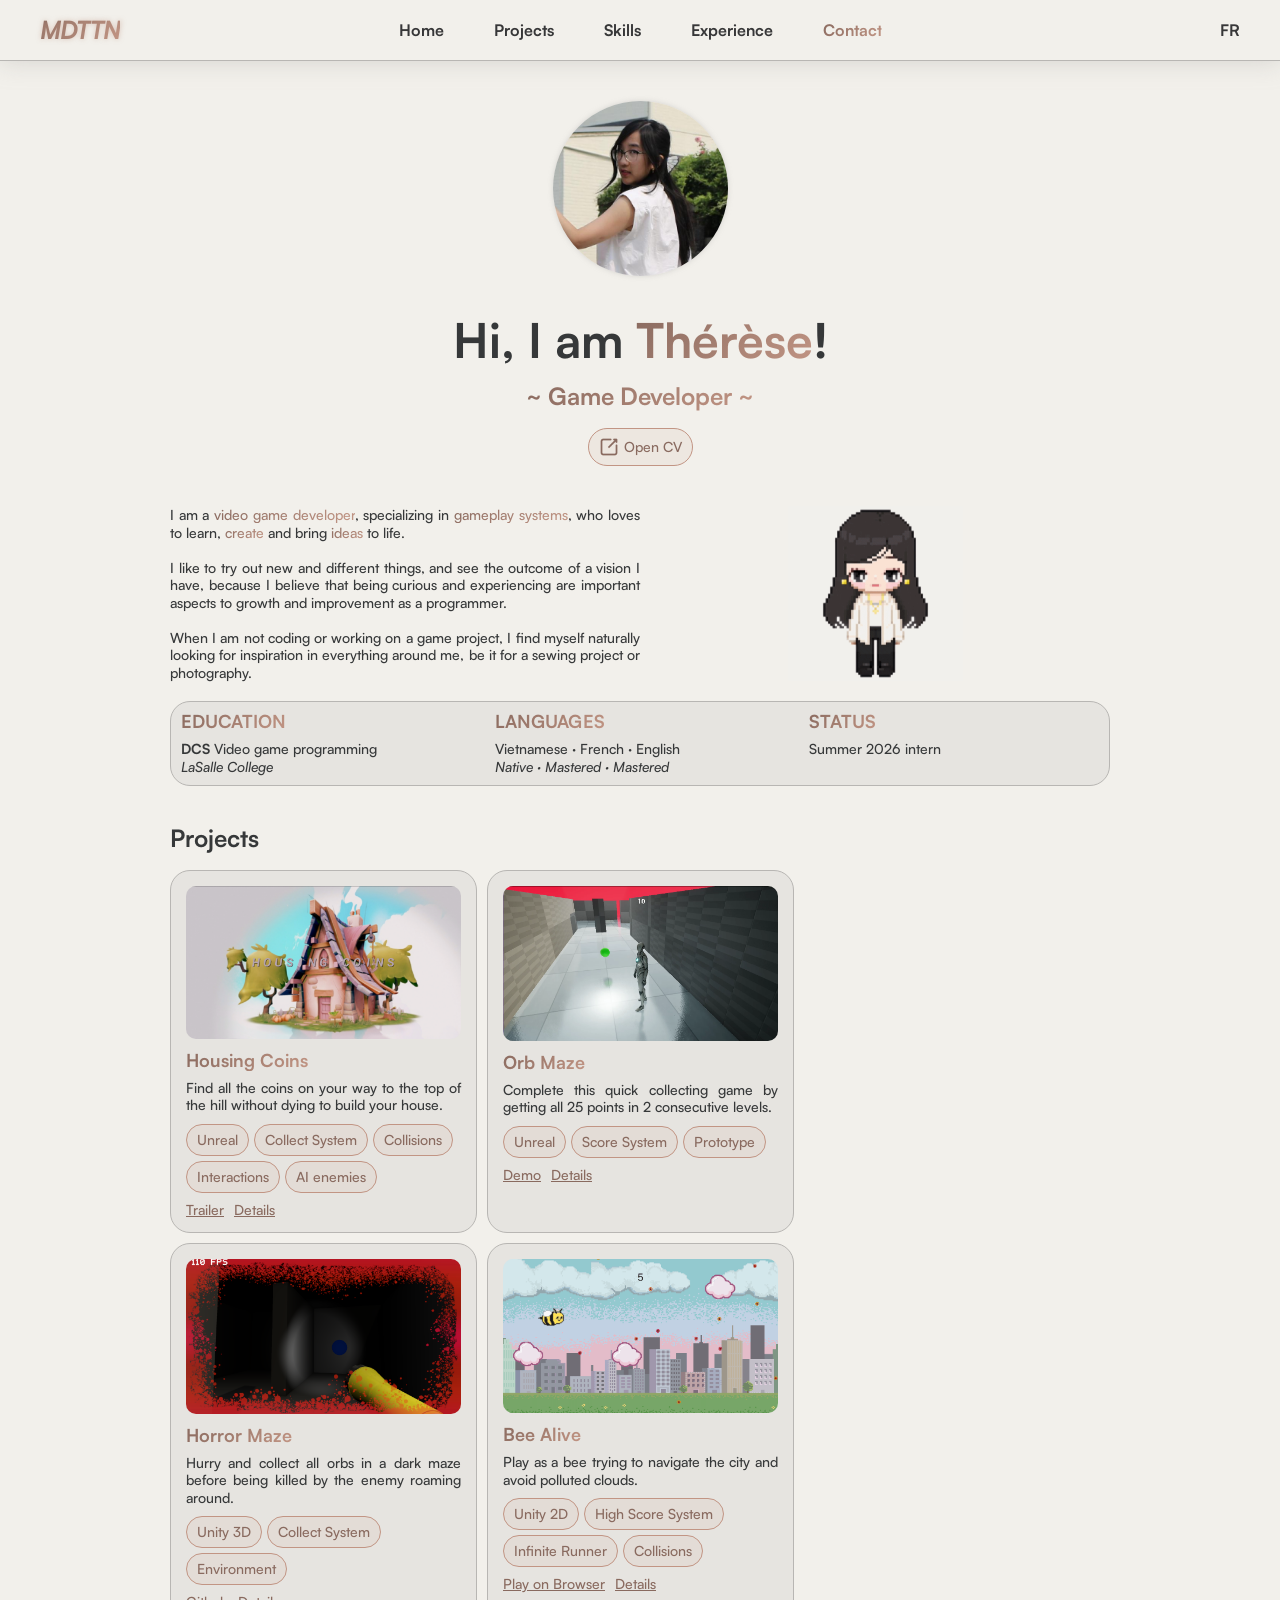
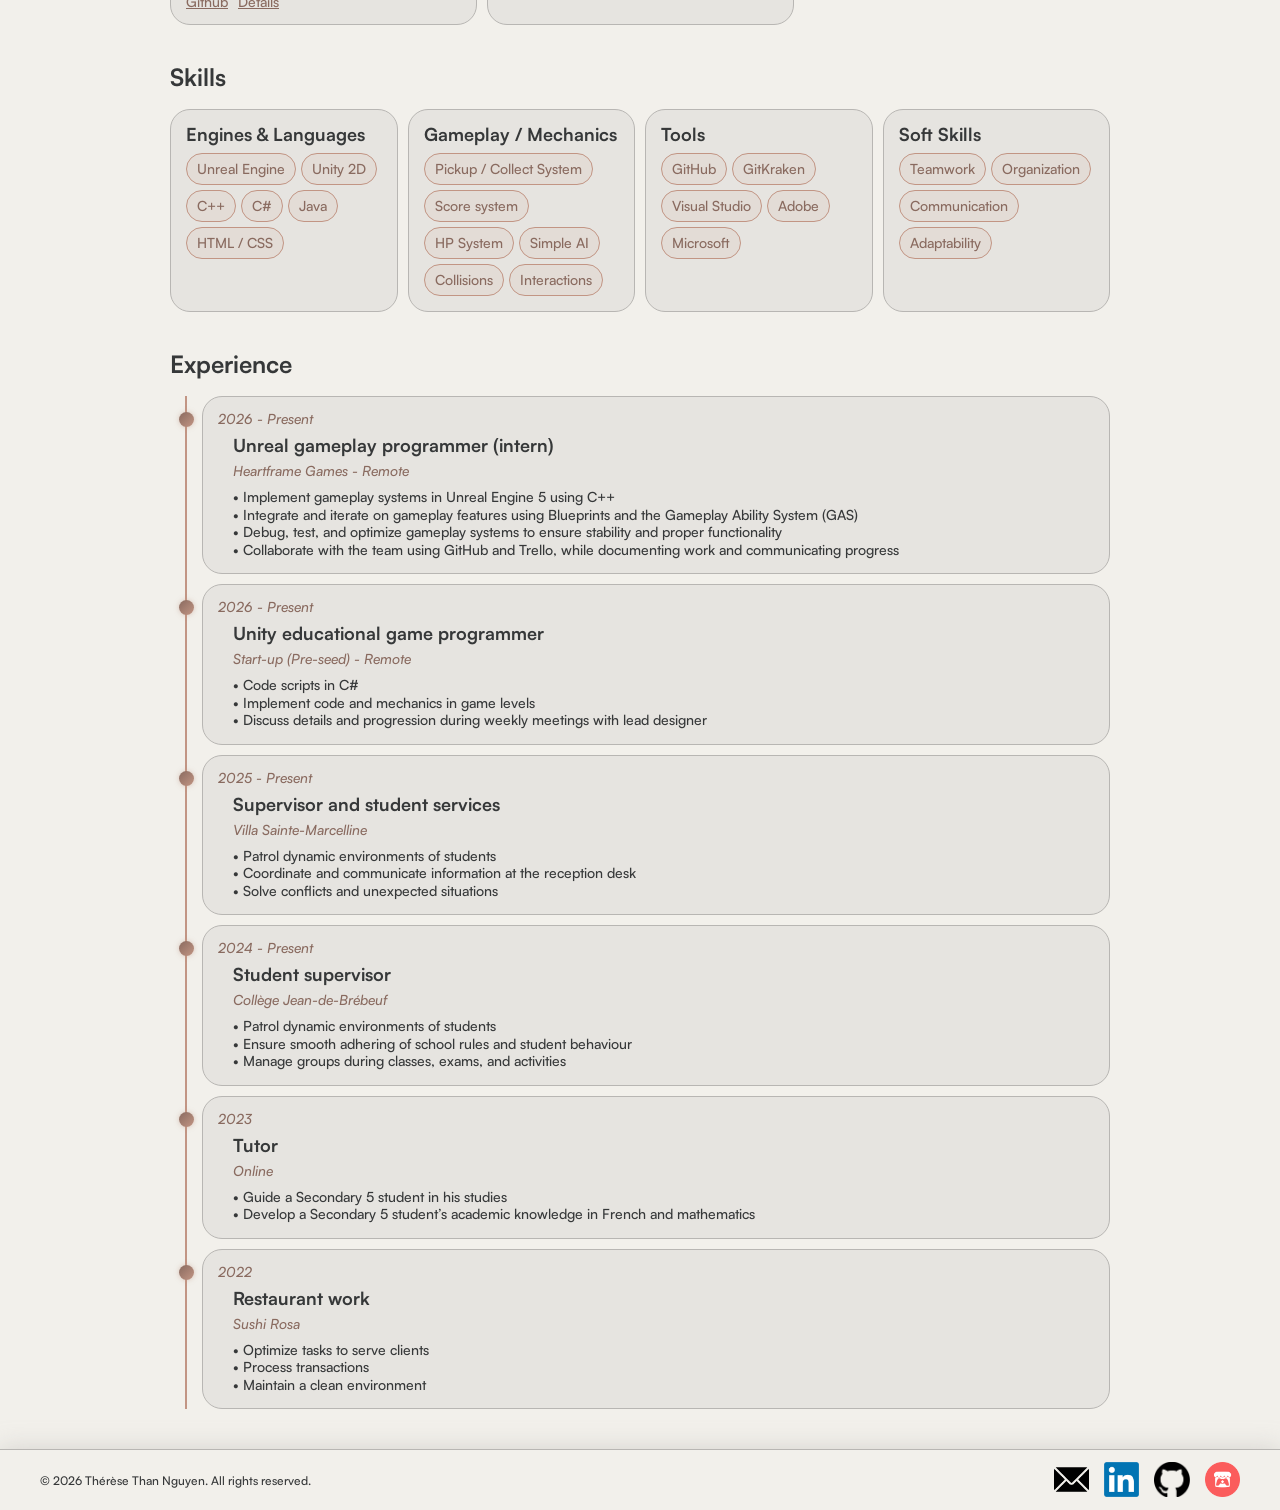
<file: index.html>
﻿<!DOCTYPE html>

<html lang="en" xmlns="http://www.w3.org/1999/xhtml">
<head>
    <meta charset="utf-8" />
    <meta name="viewport" content="width=device-width" />
    <link rel="stylesheet" href="reset.css" />
    <link rel="stylesheet" href="style.css" />
    <title>Thérèse Than Nguyen's portfolio</title>
</head>
<body>
    <header>
        <nav class="nav-left">
            <a>MDTTN</a>
        </nav>
        <nav class="menu-toggle">
            <input type="checkbox" />

            <span></span>
            <span></span>
            <span></span>

            <ul class="menu">
                <li>
                    <a href="#home">
                        <label for="menu-checkbox" onclick="this.parentNode.click();">Home</label>
                    </a>
                </li>
                <li>
                    <a href="#projects">
                        <label for="menu-checkbox" onclick="this.parentNode.click();">Projects</label>
                    </a>
                </li>
                <li>
                    <a href="#skills">
                        <label for="menu-checkbox" onclick="this.parentNode.click();">Skills</label>
                    </a>
                </li>
                <li>
                    <a href="#experience">
                        <label for="menu-checkbox" onclick="this.parentNode.click();">Experience</label>
                    </a>
                </li>
                <li>
                    <a href="#contact">
                        <label for="menu-checkbox" onclick="this.parentNode.click();"><em>Contact</em></label>
                    </a>
                </li>
                <li>
                    <a href="french.html">
                        <label for="menu-checkbox" onclick="this.parentNode.click();"><em>FR</em></label>
                    </a>
                </li>
            </ul>
        </nav>
        <nav class="nav-center">
            <a href="#home">Home</a>
            <a href="#projects">Projects</a>
            <a href="#skills">Skills</a>
            <a href="#experience">Experience</a>
            <a href="#contact"><em>Contact</em></a>
        </nav>
        <nav class="nav-right">
            <a href="french.html">FR</a>
        </nav>
    </header>
    <section id="home">
        <div class="container">
            <div class="profile">
                <img class="photo" src="img/photoID.jpg" alt="Photo ID" />
                <h1>Hi, I am <em>Thérèse</em>!</h1>
                <h2><em>~ Game Developer ~</em></h2>
                <a class="cv" href="cv/Therese-ThanNguyen-CV-English.pdf" target="_blank">
                    <img src="img/open.png" />
                    Open CV
                </a>
                <div class="description">
                    <div class="desc-left">
                        <p>
                            I am a <em>video game developer</em>, specializing in <em>gameplay systems</em>, who loves to learn, <em>create</em> and bring <em>ideas</em> to life.<br />
                            <br />
                            I like to try out new and different things, and see the outcome of a vision I have, because I believe that being curious and experiencing are important aspects to growth and improvement as a programmer.<br />
                            <br />
                            When I am not coding or working on a game project, I find myself naturally looking for inspiration in everything around me, be it for a sewing project or photography.
                        </p>
                    </div>
                    <div class="desc-right">
                        <img src="img/avatar.gif" alt="avatar character gif" />
                    </div>
                </div>
                <table class="profile-table">
                    <tr>
                        <td>
                            <h3><em>EDUCATION</em></h3>
                            <p>
                                <b>DCS</b> Video game programming<br />
                                <i>LaSalle College</i>
                            </p>
                        </td>
                        <td>
                            <h3><em>LANGUAGES</em></h3>
                            <p>
                                Vietnamese · French · English<br />
                                <i>Native · Mastered · Mastered</i>
                            </p>
                        </td>
                        <td>
                            <h3><em>STATUS</em></h3>
                            <p>Summer 2026 intern</p>
                        </td>
                    </tr>
                </table>
            </div>
        </div>
    </section>
    <section id="projects">
        <div class="container">
            <h2>Projects</h2>
            <div class="project-grid">
                <div class="project-card">
                    <img src="img/thumbnail.png" alt="Housing Coins screenshot">
                    <h3><em>Housing Coins</em></h3>
                    <p>Find all the coins on your way to the top of the hill without dying to build your house.</p>
                    <div class="tags">
                        <span>Unreal</span>
                        <span>Collect System</span>
                        <span>Collisions</span>
                        <span>Interactions</span>
                        <span>AI enemies</span>
                    </div>
                    <div class="card-actions">
                        <a href="https://youtu.be/ffJPuvtzxUw" target="_blank">Trailer</a>
                        <a href="https://mdttn.itch.io/housing-coins" target="_blank">Details</a>
                    </div>
                </div>
                <div class="project-card">
                    <img src="img/orb-maze.png" alt="Orb Maze screenshot">
                    <h3><em>Orb Maze</em></h3>
                    <p>Complete this quick collecting game by getting all 25 points in 2 consecutive levels.</p>
                    <div class="tags">
                        <span>Unreal</span>
                        <span>Score System</span>
                        <span>Prototype</span>
                    </div>
                    <div class="card-actions">
                        <a href="https://youtu.be/-8NzkPCMkJA" target="_blank">Demo</a>
                        <a href="https://mdttn.itch.io/orb-maze" target="_blank">Details</a>
                    </div>
                </div>
                <div class="project-card">
                    <img src="img/horror-maze.png" alt="Horror Maze screenshot">
                    <h3><em>Horror Maze</em></h3>
                    <p>Hurry and collect all orbs in a dark maze before being killed by the enemy roaming around.</p>
                    <div class="tags">
                        <span>Unity 3D</span>
                        <span>Collect System</span>
                        <span>Environment</span>
                    </div>
                    <div class="card-actions">
                        <a href="https://github.com/mdttn/Game-Framework" target="_blank">Github</a>
                        <a href="https://mdttn.itch.io/horror-maze" target="_blank">Details</a>
                    </div>
                </div>
                <div class="project-card">
                    <img src="img/bee-alive.png" alt="Bee Alive screenshot">
                    <h3><em>Bee Alive</em></h3>
                    <p>Play as a bee trying to navigate the city and avoid polluted clouds.</p>
                    <div class="tags">
                        <span>Unity 2D</span>
                        <span>High Score System</span>
                        <span>Infinite Runner</span>
                        <span>Collisions</span>
                    </div>
                    <div class="card-actions">
                        <a href="https://play.unity.com/en/games/0c7b376f-7eee-4db8-94ac-339a2332883d/bee-alive-by-turtle-saviors-gameable-2023" target="_blank">Play on Browser</a>
                        <a href="https://mdttn.itch.io/bee-alive" target="_blank">Details</a>
                    </div>
                </div>
            </div>
        </div>
    </section>
    <section id="skills">
        <div class="container">
            <h2>Skills</h2>
            <div class="skill-grid">
                <div class="skill-card">
                    <h3>Engines & Languages</h3>
                    <div class="tags">
                        <span>Unreal Engine</span>
                        <span>Unity 2D</span>
                        <span>C++</span>
                        <span>C#</span>
                        <span>Java</span>
                        <span>HTML / CSS</span>
                    </div>
                </div>
                <div class="skill-card">
                    <h3>Gameplay / Mechanics</h3>
                    <div class="tags">
                        <span>Pickup / Collect System</span>
                        <span>Score system</span>
                        <span>HP System</span>
                        <span>Simple AI</span>
                        <span>Collisions</span>
                        <span>Interactions</span>
                    </div>
                </div>
                <div class="skill-card">
                    <h3>Tools</h3>
                    <div class="tags">
                        <span>GitHub</span>
                        <span>GitKraken</span>
                        <span>Visual Studio</span>
                        <span>Adobe</span>
                        <span>Microsoft</span>
                    </div>
                </div>
                <div class="skill-card">
                    <h3>Soft Skills</h3>
                    <div class="tags">
                        <span>Teamwork</span>
                        <span>Organization</span>
                        <span>Communication</span>
                        <span>Adaptability</span>
                    </div>
                </div>
            </div>
        </div>
    </section>
    <section id="experience">
        <div class="container">
            <h2>Experience</h2>
            <div class="timeline">
                <div class="timeline-item">
                    <h4>2026 - Present</h4>
                    <div class="info">
                        <h3>Unreal gameplay programmer (intern)</h3>
                        <h4>Heartframe Games - Remote</h4>
                        <p>
                            • Implement gameplay systems in Unreal Engine 5 using C++<br />
                            • Integrate and iterate on gameplay features using Blueprints and the Gameplay Ability System (GAS)<br />
                            • Debug, test, and optimize gameplay systems to ensure stability and proper functionality<br />
                            • Collaborate with the team using GitHub and Trello, while documenting work and communicating progress
                        </p>
                    </div>
                </div>
                <div class="timeline-item">
                    <h4>2026 - Present</h4>
                    <div class="info">
                        <h3>Unity educational game programmer</h3>
                        <h4>Start-up (Pre-seed) - Remote</h4>
                        <p>
                            • Code scripts in C#<br />
                            • Implement code and mechanics in game levels<br />
                            • Discuss details and progression during weekly meetings with lead designer
                        </p>
                    </div>
                </div>
                <div class="timeline-item">
                    <h4>2025 - Present</h4>
                    <div class="info">
                        <h3>Supervisor and student services</h3>
                        <h4>Villa Sainte-Marcelline</h4>
                        <p>
                            • Patrol dynamic environments of students<br />
                            • Coordinate and communicate information at the reception desk<br />
                            • Solve conflicts and unexpected situations
                        </p>
                    </div>
                </div>
                <div class="timeline-item">
                    <h4>2024 - Present</h4>
                    <div class="info">
                        <h3>Student supervisor</h3>
                        <h4>Collège Jean-de-Brébeuf</h4>
                        <p>
                            • Patrol dynamic environments of students<br />
                            • Ensure smooth adhering of school rules and student behaviour<br />
                            • Manage groups during classes, exams, and activities
                        </p>
                    </div>
                </div>
                <div class="timeline-item">
                    <h4>2023</h4>
                    <div class="info">
                        <h3>Tutor</h3>
                        <h4>Online</h4>
                        <p>
                            • Guide a Secondary 5 student in his studies<br />
                            • Develop a Secondary 5 student’s academic knowledge in French and mathematics
                        </p>
                    </div>
                </div>
                <div class="timeline-item">
                    <h4>2022</h4>
                    <div class="info">
                        <h3>Restaurant work</h3>
                        <h4>Sushi Rosa</h4>
                        <p>
                            • Optimize tasks to serve clients<br />
                            • Process transactions<br />
                            • Maintain a clean environment
                        </p>
                    </div>
                </div>
            </div>            
        </div>
    </section>
    <footer id="contact">
        <p>© 2026 Thérèse Than Nguyen. All rights reserved.</p>
        <div class="social">
            <a href="mailto:theresemyduyen@outlook.com">
                <img src="img/email.png" alt="email" />
            </a>
            <a href="https://linkedin.com/in/therese-than-nguyen/">
                <img src="img/linkedIn-logo.png" alt="linkedin" />
            </a>
            <a href="https://github.com/mdttn">
                <img src="img/github-logo.png" alt="github" />
            </a>
            <a href="https://mdttn.itch.io">
                <img src="img/itch.io-logo.png" alt="itch" />
            </a>
        </div>
    </footer>
</body>
</html>
</file>
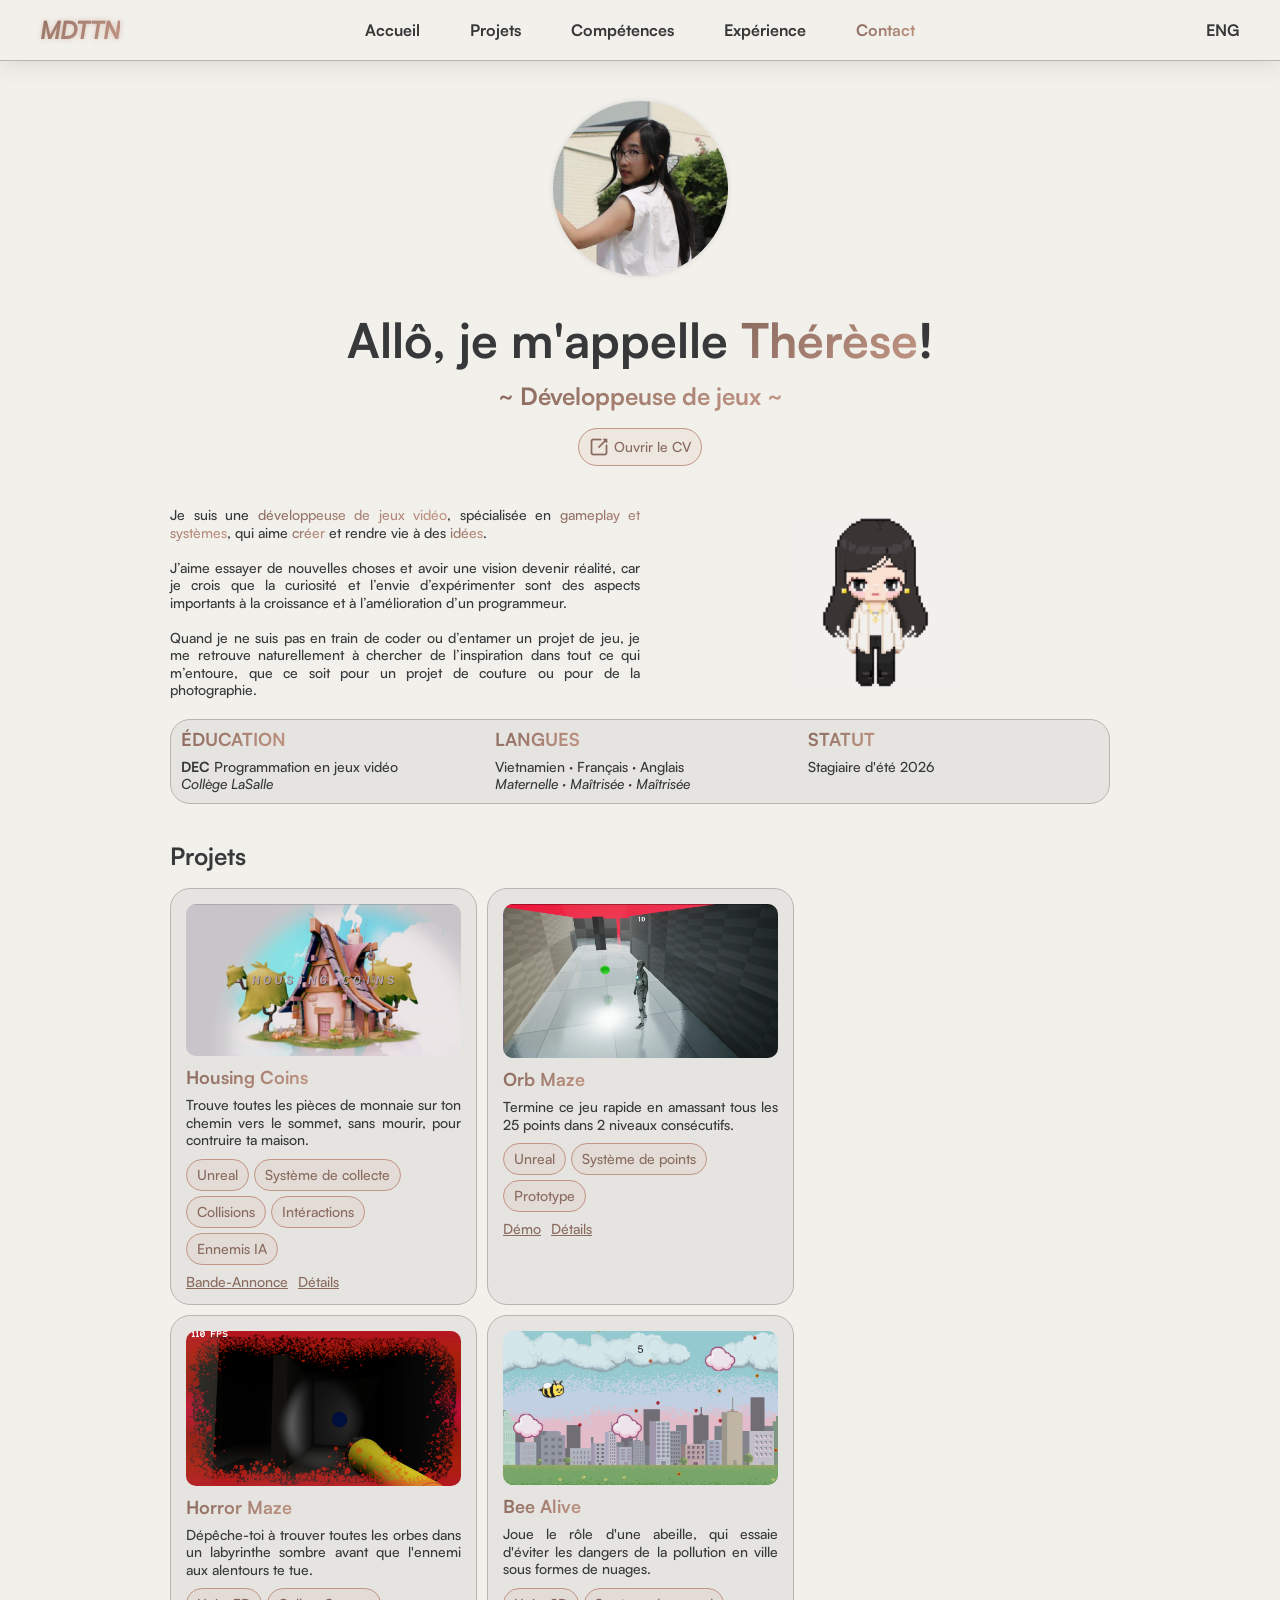
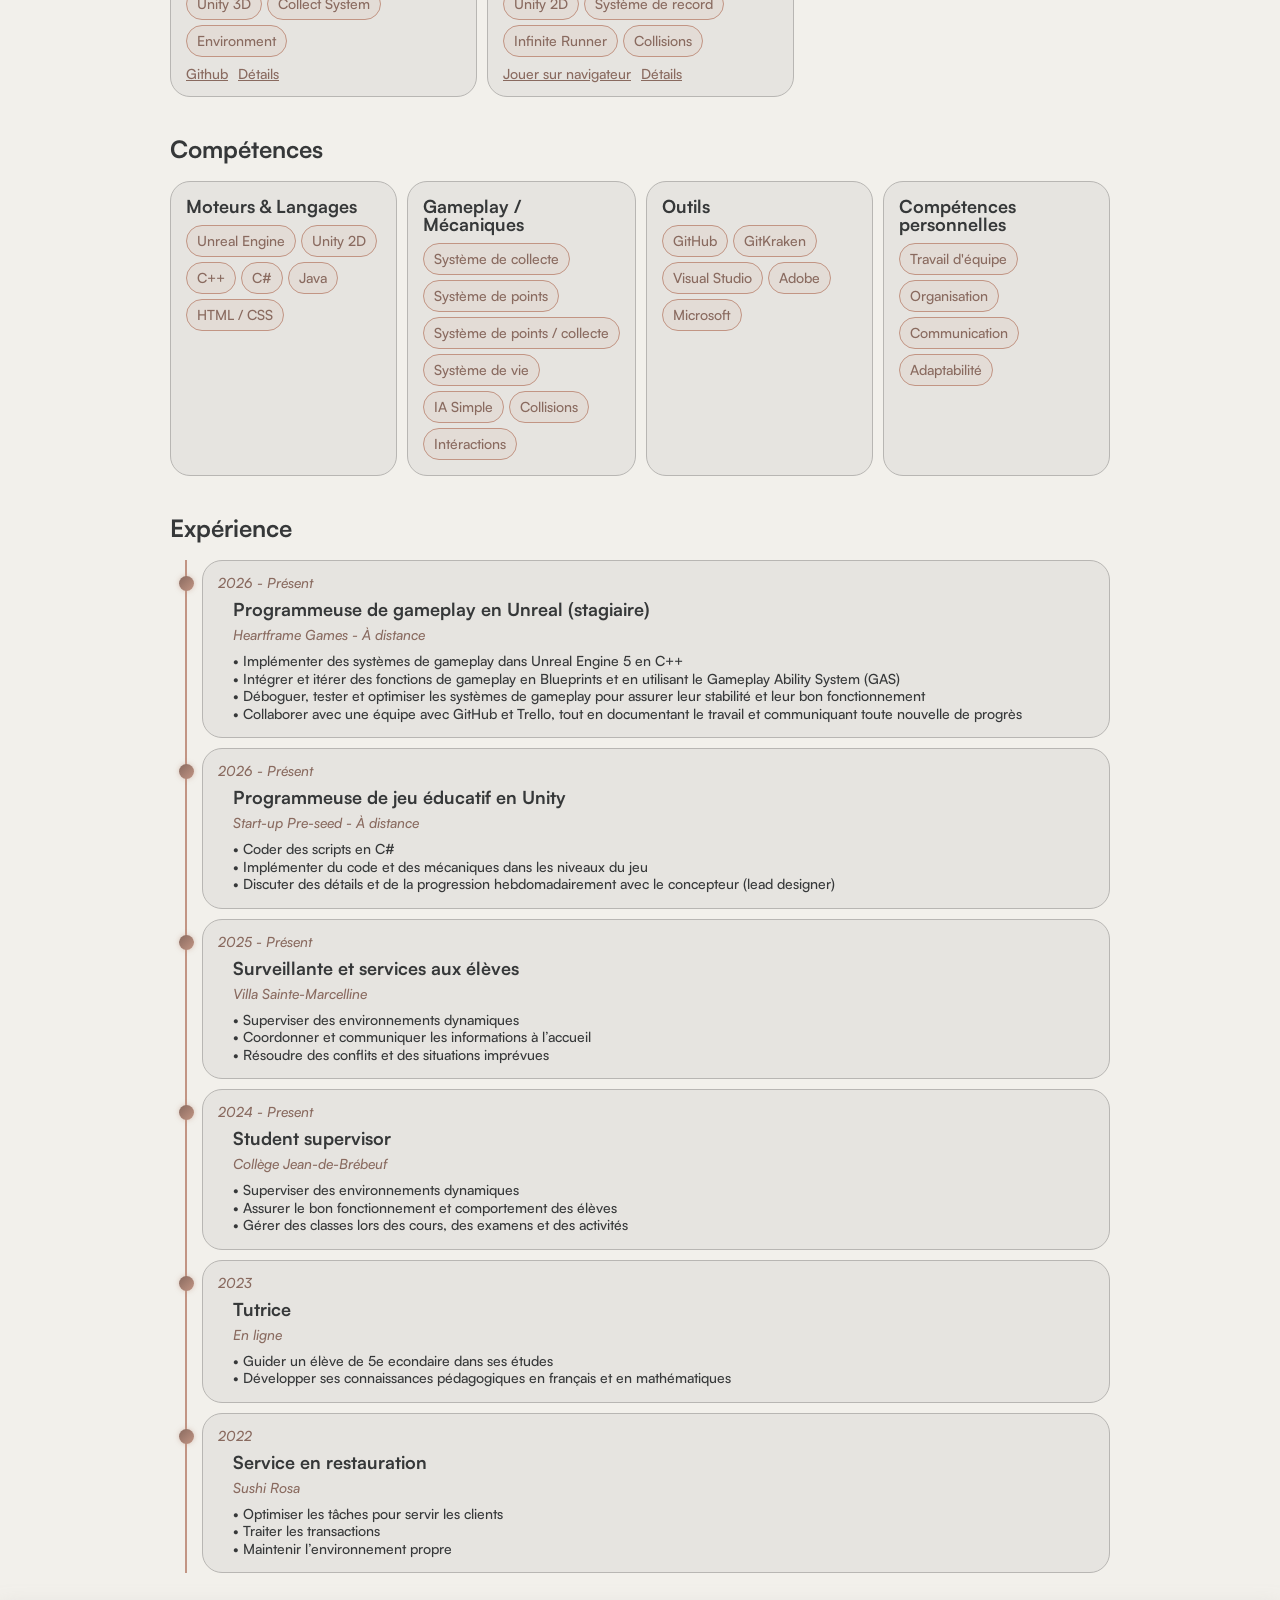
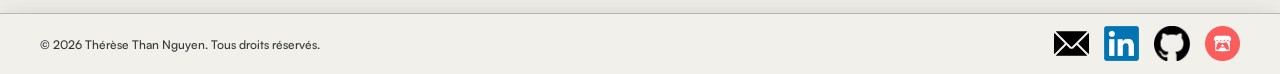
<file: french.html>
﻿<!DOCTYPE html>

<html lang="en" xmlns="http://www.w3.org/1999/xhtml">
<head>
    <meta charset="utf-8" />
    <meta name="viewport" content="width=device-width" />
    <link rel="stylesheet" href="reset.css" />
    <link rel="stylesheet" href="style.css" />
    <title>Portfolio de Thérèse Than Nguyen</title>
</head>
<body>
    <header>
        <nav class="nav-left">
            <a>MDTTN</a>
        </nav>
        <nav class="menu-toggle">
            <input type="checkbox" />

            <span></span>
            <span></span>
            <span></span>

            <ul class="menu">
                <li>
                    <a href="#home">
                        <label for="menu-checkbox" onclick="this.parentNode.click();">Accueil</label>
                    </a>
                </li>
                <li>
                    <a href="#projects">
                        <label for="menu-checkbox" onclick="this.parentNode.click();">Projets</label>
                    </a>
                </li>
                <li>
                    <a href="#skills">
                        <label for="menu-checkbox" onclick="this.parentNode.click();">Compétences</label>
                    </a>
                </li>
                <li>
                    <a href="#experience">
                        <label for="menu-checkbox" onclick="this.parentNode.click();">Expérience</label>
                    </a>
                </li>
                <li>
                    <a href="#contact">
                        <label for="menu-checkbox" onclick="this.parentNode.click();"><em>Contact</em></label>
                    </a>
                </li>
                <li>
                    <a href="index.html">
                        <label for="menu-checkbox" onclick="this.parentNode.click();"><em>ENG</em></label>
                    </a>
                </li>
            </ul>
        </nav>
        <nav class="nav-center">
            <a href="#home">Accueil</a>
            <a href="#projects">Projets</a>
            <a href="#skills">Compétences</a>
            <a href="#experience">Expérience</a>
            <a href="#contact"><em>Contact</em></a>
        </nav>
        <nav class="nav-right">
            <a href="index.html">ENG</a>
        </nav>
    </header>
    <section id="home">
        <div class="container">
            <div class="profile">
                <img class="photo" src="img/photoID.jpg" alt="Photo ID" />
                <h1>Allô, je m'appelle <em>Thérèse</em>!</h1>
                <h2><em>~ Développeuse de jeux ~</em></h2>
                <a class="cv" href="cv/Therese-ThanNguyen-CV-Français.pdf" target="_blank">
                    <img src="img/open.png" />
                    Ouvrir le CV
                </a>
                <div class="description">
                    <div class="desc-left">
                        <p>
                            Je suis une <em>développeuse de jeux vidéo</em>, spécialisée en <em>gameplay et systèmes</em>, qui aime <em>créer</em> et rendre vie à des <em>idées</em>.<br />
                            <br />
                            J’aime essayer de nouvelles choses et avoir une vision devenir réalité, car je crois que la curiosité et l’envie d’expérimenter sont des aspects importants à la croissance et à l’amélioration d’un programmeur.<br />
                            <br />
                            Quand je ne suis pas en train de coder ou d’entamer un projet de jeu, je me retrouve naturellement à chercher de l’inspiration dans tout ce qui m’entoure, que ce soit pour un projet de couture ou pour de la photographie.
                        </p>
                    </div>
                    <div class="desc-right">
                        <img src="img/avatar.gif" alt="avatar character gif" />
                    </div>
                </div>
                <table class="profile-table">
                    <tr>
                        <td>
                            <h3><em>ÉDUCATION</em></h3>
                            <p>
                                <b>DEC</b> Programmation en jeux vidéo<br />
                                <i>Collège LaSalle</i>
                            </p>
                        </td>
                        <td>
                            <h3><em>LANGUES</em></h3>
                            <p>
                                Vietnamien · Français · Anglais<br />
                                <i>Maternelle · Maîtrisée · Maîtrisée</i>
                            </p>
                        </td>
                        <td>
                            <h3><em>STATUT</em></h3>
                            <p>Stagiaire d'été 2026</p>
                        </td>
                    </tr>
                </table>
            </div>
        </div>
    </section>
    <section id="projects">
        <div class="container">
            <h2>Projets</h2>
            <div class="project-grid">
                <div class="project-card">
                    <img src="img/thumbnail.png" alt="Housing Coins screenshot">
                    <h3><em>Housing Coins</em></h3>
                    <p>Trouve toutes les pièces de monnaie sur ton chemin vers le sommet, sans mourir, pour contruire ta maison.</p>
                    <div class="tags">
                        <span>Unreal</span>
                        <span>Système de collecte</span>
                        <span>Collisions</span>
                        <span>Intéractions</span>
                        <span>Ennemis IA</span>
                    </div>
                    <div class="card-actions">
                        <a href="https://youtu.be/ffJPuvtzxUw" target="_blank">Bande-Annonce</a>
                        <a href="https://mdttn.itch.io/housing-coins" target="_blank">Détails</a>
                    </div>
                </div>
                <div class="project-card">
                    <img src="img/orb-maze.png" alt="Orb Maze screenshot">
                    <h3><em>Orb Maze</em></h3>
                    <p>Termine ce jeu rapide en amassant tous les 25 points dans 2 niveaux consécutifs.</p>
                    <div class="tags">
                        <span>Unreal</span>
                        <span>Système de points</span>
                        <span>Prototype</span>
                    </div>
                    <div class="card-actions">
                        <a href="https://youtu.be/-8NzkPCMkJA" target="_blank">Démo</a>
                        <a href="https://mdttn.itch.io/orb-maze" target="_blank">Détails</a>
                    </div>
                </div>
                <div class="project-card">
                    <img src="img/horror-maze.png" alt="Horror Maze screenshot">
                    <h3><em>Horror Maze</em></h3>
                    <p>Dépêche-toi à trouver toutes les orbes dans un labyrinthe sombre avant que l'ennemi aux alentours te tue.</p>
                    <div class="tags">
                        <span>Unity 3D</span>
                        <span>Collect System</span>
                        <span>Environment</span>
                    </div>
                    <div class="card-actions">
                        <a href="https://github.com/mdttn/Game-Framework" target="_blank">Github</a>
                        <a href="https://mdttn.itch.io/horror-maze" target="_blank">Détails</a>
                    </div>
                </div>
                <div class="project-card">
                    <img src="img/bee-alive.png" alt="Bee Alive screenshot">
                    <h3><em>Bee Alive</em></h3>
                    <p>Joue le rôle d'une abeille, qui essaie d'éviter les dangers de la pollution en ville sous formes de nuages.</p>
                    <div class="tags">
                        <span>Unity 2D</span>
                        <span>Système de record</span>
                        <span>Infinite Runner</span>
                        <span>Collisions</span>
                    </div>
                    <div class="card-actions">
                        <a href="https://play.unity.com/en/games/0c7b376f-7eee-4db8-94ac-339a2332883d/bee-alive-by-turtle-saviors-gameable-2023" target="_blank">Jouer sur navigateur</a>
                        <a href="https://mdttn.itch.io/bee-alive" target="_blank">Détails</a>
                    </div>
                </div>
            </div>
        </div>
    </section>
    <section id="skills">
        <div class="container">
            <h2>Compétences</h2>
            <div class="skill-grid">
                <div class="skill-card">
                    <h3>Moteurs & Langages</h3>
                    <div class="tags">
                        <span>Unreal Engine</span>
                        <span>Unity 2D</span>
                        <span>C++</span>
                        <span>C#</span>
                        <span>Java</span>
                        <span>HTML / CSS</span>
                    </div>
                </div>
                <div class="skill-card">
                    <h3>Gameplay / Mécaniques</h3>
                    <div class="tags">
                        <span>Système de collecte</span>
                        <span>Système de points</span>
                        <span>Système de points / collecte</span>
                        <span>Système de vie</span>
                        <span>IA Simple</span>
                        <span>Collisions</span>
                        <span>Intéractions</span>
                    </div>
                </div>
                <div class="skill-card">
                    <h3>Outils</h3>
                    <div class="tags">
                        <span>GitHub</span>
                        <span>GitKraken</span>
                        <span>Visual Studio</span>
                        <span>Adobe</span>
                        <span>Microsoft</span>
                    </div>
                </div>
                <div class="skill-card">
                    <h3>Compétences personnelles</h3>
                    <div class="tags">
                        <span>Travail d'équipe</span>
                        <span>Organisation</span>
                        <span>Communication</span>
                        <span>Adaptabilité</span>
                    </div>
                </div>
            </div>
        </div>
    </section>
    <section id="experience">
        <div class="container">
            <h2>Expérience</h2>
            <div class="timeline">
                <div class="timeline-item">
                    <h4>2026 - Présent</h4>
                    <div class="info">
                        <h3>Programmeuse de gameplay en Unreal (stagiaire)</h3>
                        <h4>Heartframe Games - À distance</h4>
                        <p>
                            • Implémenter des systèmes de gameplay dans Unreal Engine 5 en C++<br />
                            • Intégrer et itérer des fonctions de gameplay en Blueprints et en utilisant le Gameplay Ability System (GAS)<br />
                            • Déboguer, tester et optimiser les systèmes de gameplay pour assurer leur stabilité et leur bon fonctionnement<br />
                            • Collaborer avec une équipe avec GitHub et Trello, tout en documentant le travail et communiquant toute nouvelle de progrès
                        </p>
                    </div>
                </div>
                <div class="timeline-item">
                    <h4>2026 - Présent</h4>
                    <div class="info">
                        <h3>Programmeuse de jeu éducatif en Unity</h3>
                        <h4>Start-up Pre-seed - À distance</h4>
                        <p>
                            • Coder des scripts en C#<br />
                            • Implémenter du code et des mécaniques dans les niveaux du jeu<br />
                            • Discuter des détails et de la progression hebdomadairement avec le concepteur (lead designer)<br />
                        </p>
                    </div>
                </div>
                <div class="timeline-item">
                    <h4>2025 - Présent</h4>
                    <div class="info">
                        <h3>Surveillante et services aux élèves</h3>
                        <h4>Villa Sainte-Marcelline</h4>
                        <p>
                            • Superviser des environnements dynamiques<br />
                            • Coordonner et communiquer les informations à l’accueil<br />
                            • Résoudre des conflits et des situations imprévues
                        </p>
                    </div>
                </div>
                <div class="timeline-item">
                    <h4>2024 - Present</h4>
                    <div class="info">
                        <h3>Student supervisor</h3>
                        <h4>Collège Jean-de-Brébeuf</h4>
                        <p>
                            • Superviser des environnements dynamiques<br />
                            • Assurer le bon fonctionnement et comportement des élèves<br />
                            • Gérer des classes lors des cours, des examens et des activités
                        </p>
                    </div>
                </div>
                <div class="timeline-item">
                    <h4>2023</h4>
                    <div class="info">
                        <h3>Tutrice</h3>
                        <h4>En ligne</h4>
                        <p>
                            • Guider un élève de 5e econdaire dans ses études<br />
                            • Développer ses connaissances pédagogiques en français et en mathématiques
                        </p>
                    </div>
                </div>
                <div class="timeline-item">
                    <h4>2022</h4>
                    <div class="info">
                        <h3>Service en restauration</h3>
                        <h4>Sushi Rosa</h4>
                        <p>
                            • Optimiser les tâches pour servir les clients<br />
                            • Traiter les transactions<br />
                            • Maintenir l’environnement propre
                        </p>
                    </div>
                </div>
            </div>
        </div>
    </section>
    <footer id="contact">
        <p>© 2026 Thérèse Than Nguyen. Tous droits réservés.</p>
        <div class="social">
            <a href="mailto:theresemyduyen@outlook.com">
                <img src="img/email.png" alt="email" />
            </a>
            <a href="https://linkedin.com/in/therese-than-nguyen/">
                <img src="img/linkedIn-logo.png" alt="linkedin" />
            </a>
            <a href="https://github.com/mdttn">
                <img src="img/github-logo.png" alt="github" />
            </a>
            <a href="https://mdttn.itch.io">
                <img src="img/itch.io-logo.png" alt="itch" />
            </a>
        </div>
    </footer>
</body>
</html>
</file>
<file: style.css>
/*
	color palette
	pale cream	#F5ECE5 / 245, 236, 229		#E8D4C5 / 232, 212, 197
	grey		#7D7873 / 125, 120, 115		#7D7373 / 125, 115, 115
	dark grey	#363839 / 54, 56, 57		#EBEBEB / 235, 235, 235
	pink		#F5C6D0 / 245, 198, 208
	pink-orange	#C29584 / 194, 149, 132		#D8BBB0 / 216, 187, 176		#AF8677 / 175, 134, 119		#654F47 / 101, 79, 71		#896A5F / 137, 106, 95
	background	#F2F0EB / 242, 240, 235		#E1DCD1	/ 225, 220, 209		#E6E4E0 / 230, 228, 224		#B8B6B3 / 184, 182, 179
*/

@font-face {
	font-family: 'Satoshi';
	src: url(Satoshi_Complete/Fonts/OTF/Satoshi-Medium.otf);
	font-weight: normal;
}

@font-face {
	font-family: 'Satoshi';
	src: url(Satoshi_Complete/Fonts/OTF/Satoshi-Bold.otf);
	font-weight: bold;
}

@font-face {
	font-family: 'Satoshi';
	src: url(Satoshi_Complete/Fonts/OTF/Satoshi-MediumItalic.otf);
	font-style: italic;
}

/*hamburger menu hidden on desktop/large screens*/
.menu-toggle {
	display: none
}

html {
	scroll-behavior: smooth
}

section {
	padding: 20px 0;
	scroll-margin: 81px
}

body {
	font-family: 'Satoshi', Arial, sans-serif;
	background-color: #F2F0EB;
	color: #363839;
	font-size: 14px;
}

h1 {
	font-size: 48px;
	margin: 20px 0;
	font-weight: bold;
	text-align: center
}

h2 {
	font-size: 24px;
	font-weight: bold;
	margin-bottom: 20px;
}

h3 {
	font-size: 18px;
	font-weight: bold;
	margin-bottom: 10px
}

h4 {
	color: #896A5F;
	font-style: italic;
	margin-bottom: 10px
}

p {
	line-height: 1.25;
}

header {
	height: 60px;
	background-color: #F2F0EB;
	position: sticky;
	top: 0;
	z-index: 1;
	font-size: 16px;
	margin-bottom: 20px;
	border-bottom: 1px solid #B8B6B3;
	box-shadow: 0 0 25px rgba(184, 182, 179, 0.5);
	display: flex;
	align-items: center;
	justify-content: space-between;
	padding: 0 40px;
}

header a {
	color: #373738;
	position: relative;
	text-decoration: none;
}

em,
.nav-left a {
	background: linear-gradient(135deg, #896A5F, #C29584);
	background-clip: text;
	color: transparent;
}

.nav-left,
.nav-center,
.nav-right {
	display: flex;
	align-items: center;
	font-weight: bold;
}

.nav-left a {
	font-size: 24px;
	font-style: italic;
	text-shadow: 0 0 5px rgba(194, 149, 132, 0.5);
}

.nav-center a::after,
.nav-right a::after,
.menu-toggle a::after {
	content: "";
	position: absolute;
	left: 50%;
	bottom: -3px;
	width: 100%;
	height: 1px;
	background: #896A5F;
	transform: translateX(-50%) scaleX(0);
	transform-origin: center;
	transition: transform 0.15s ease;
}

.nav-center a:hover::after,
.nav-right a:hover::after,
.menu-toggle a:hover::after {
	transform: translateX(-50%) scaleX(1)
}

.nav-center {
	position: absolute;
	left: 50%;
	transform: translateX(-50%);
	gap: 50px;
}

.container {
	margin: 0 auto;
	width: 940px;
}

.profile {
	display: flex;
	flex-direction: column;
	align-items: center;
}

.photo {
	border-radius: 50%;
	height: 175px;
	margin-bottom: 20px;
	box-shadow: 0 0 5px rgba(184, 182, 179, 0.5);
	transition: 0.15s ease;
}

.photo:hover {
	transform: scale(1.05);
}

.cv {
	display: flex;
	color: #896A5F;
	background: rgba(194, 149, 132, 0.1);
	border: 1px solid #C29584;
	border-radius: 999px;
	padding: 8px 10px;
	margin-bottom: 20px;
	transition: 0.15s ease;
	text-decoration: none;
	align-items: center
}

.cv:hover {
	transform: scale(1.05);
	box-shadow: 0 0 5px rgba(194, 149, 132, 0.5);
}

.cv img {
	width: 20px;
	margin-right: 5px;
}

.description {
	display: flex;
	align-items: stretch;
	text-align: justify;
	margin: 20px 0;
}

.desc-left,
.desc-right {
	flex: 1;
}

.desc-right {
	display: flex;
	align-items: center; /*vertical*/
	justify-content: center; /*horizontal*/
}

.desc-right img {
	width: 175px;
	height: auto;
    object-fit: contain;
}

.profile-table {
	background: #E6E4E0;
	border: 1px solid #B8B6B3;
	border-radius: 20px;
	border-collapse: separate;
	overflow: hidden;
	transition: 0.15s ease;
}

.profile-table td {
	padding: 10px;
	width: 313px;
}

.profile-table:hover,
.skill-card:hover,
.project-card:hover,
.timeline-item:hover {
	border: 1px solid #C29584;
	box-shadow: 0 0 5px rgba(194, 149, 132, 0.5);
}

.project-card {
	min-width: 275px;
	max-width: 275px;
}

.project-card img {
	width: 100%;
	border-radius: 10px;
	margin-bottom: 10px;
}

.project-card p {
	margin-bottom: 10px;
	text-align: justify;
}

.card-actions {
	margin-top: 10px;
	gap: 10px;
}

.tags,
.card-actions {
	display: flex;
	flex-wrap: wrap;
	gap: 5px;
	align-content: flex-start;
}

.card-actions {
	gap: 10px
}

.card-actions a {
	color: #896A5F;
	display: inline-block;
}

.skill-grid,
.project-grid {
	display: flex;
	flex-wrap: wrap;
	gap: 10px;
}

.skill-card,
.project-card,
.timeline-item {
	flex: 1;
	padding: 15px;
	background: #E6E4E0;
	border: 1px solid #B8B6B3;
	border-radius: 20px;
	transition: 0.15s ease;
}

.skill-card span,
.project-card span {
	color: #896A5F;
	background: rgba(194, 149, 132, 0.1);
	border: 1px solid #C29584;
	border-radius: 999px;
	padding: 8px 10px;
	display: inline-block;
	white-space: nowrap;
	transition: 0.15s ease;
}

.skill-card span:hover,
.project-card span:hover {
	transform: scale(1.05);
	box-shadow: 0 0 5px rgba(194, 149, 132, 0.5);
}

.timeline {
	padding-left: 15px;
	margin-left: 15px;
	border-left: 2px solid #C29584;
	display: flex;
	flex-direction: column;
	gap: 10px
}

.timeline-item {
	position: relative;
}

/*dot for each timeline item*/
.timeline-item::before {
	content: "";
	position: absolute;
	left: -24.25px;
	width: 15px;
	height: 15px;
	border-radius: 50%;
	background: linear-gradient(135deg, #896A5F, #C29584);
	box-shadow: 0 0 5px rgba(194, 149, 132, 0.5);
}

.info {
	margin-left: 15px
}

footer {
	position: relative;
	height: 60px;
	margin-top: 20px;
	border-top: 1px solid #B8B6B3;
	box-shadow: 0 0 25px rgba(184, 182, 179, 0.5);
	display: flex;
	align-items: center;
	justify-content: space-between;
	padding: 0 40px
}

footer p {
	font-size: 12px;
}

.social {
	display: flex;
	gap: 15px
}

.social a img {
	height: 35px;
	width: auto;
	transition: 0.15s ease;
}

.social a:hover img {
	transform: scale(1.05);
}

/*MEDIA QUERIES*/
@media (max-width: 1024px) {
	header,
	footer {
		padding: 0 30px;
	}

	.container {
		width: 93%;
	}

	.nav-center {
		gap: 25px;
	}

	.desc-right img {
		width: 175px;
		height: auto;
		object-fit: contain;
	}

	.skill-grid,
	.project-grid {
		display: grid;
		grid-template-columns: repeat(2, 1fr);
		width: 100%;
	}

	.skill-card,
	.project-card {
		min-width: 0;
		max-width: none;
	}
}

@media (max-width: 768px) {
	.menu-toggle {
		display: block;
		position: relative;
		height: 22px;
		width: 20px;
		z-index: 1;
	}

	.menu-toggle em {
		color: #363839;
	}

	.menu-toggle a {
		color: #F2F0EB;
	}

	.menu-toggle a::after {
		background: #363839;
	}

	/*hamburger bars*/
    .menu-toggle span {
		position: absolute;
        display: block;
		left: 0;
        width: 25px;
        height: 3px;
		position: relative;
		z-index: 1;
        background: #363839;
        border-radius: 5px;
        transition: transform 0.5s cubic-bezier(0.77,0.2,0.05,1.0),
					background 0.5s cubic-bezier(0.77,0.2,0.05,1.0),
					opacity 0.5s ease;
		transform-origin: 2px 2px
	}

	.menu-toggle span:nth-child(2) {
		top: 0;
		transform-origin: right center;
	}

	.menu-toggle span:nth-child(3) {
		top: 6px;
	}

	.menu-toggle span:nth-child(4) {
		top: 12px;
		transform-origin: right center;
	}

	.menu-toggle input {
		display: block;
		position: absolute;
		width: 25px;
		height: 25px;
		top: -5px;
		left: -3px;
		opacity: 0;
		z-index: 2;
		cursor: pointer;
		-webkit-touch-callout: none;
	}

	.menu-toggle input:checked ~ .menu {
		transform: translateX(0);
	}

    /*X animation*/
	.menu-toggle input:checked ~ span:nth-child(4) {
		transform: rotate(45deg) translate(0px, 0);
		background: #F2F0EB;
	}

	.menu-toggle input:checked ~ span:nth-child(3) {
		opacity: 0;
		transform: scale(0.2)
	}

	.menu-toggle input:checked ~ span:nth-child(2) {
		transform: rotate(-45deg) translate(0px, 0);
		background: #F2F0EB;
	}

	.menu {
		position: fixed;
		top: 0;
		right: 0;
		width: 40vw;
		max-width: 200px;
		height: 100vh;
		background: #C29584;
		padding: 50px 20px 20px 20px;
		box-sizing: border-box;
		list-style: none;
		transform: translateX(100%);
		transition: transform 0.5s cubic-bezier(0.77,0.2,0.05,1.0);
		-webkit-font-smoothing: antialiased;
	}

	.menu li {
		margin: 20px 0;
		text-align: right;
	}

	.menu li label {
		cursor: pointer;
	}

	.nav-center,
	.nav-right {
		display: none
	}

	header,
	footer {
		padding: 0 20px;
		display: flex;
		justify-content: space-between;
		align-items: center
	}

	.description {
		flex-direction: column;
		gap: 20px;
	}
}

@media (max-width: 640px) {
	h1 {
		font-size: 40px;
	}

	h2 {
		font-size: 20px;
	}

	.profile-table {
		width: 100%;
	}

	/* Make each row a flex container */
	.profile-table tr {
		display: flex;
		flex-wrap: wrap;
		width: 100%;
	}

	/* Base: each cell full width */
	.profile-table tr > td {
		flex: 0 0 100%;
		max-width: 50%;
		box-sizing: border-box;
	}

	/* First two cells share the row */
	.profile-table tr > td:nth-child(1),
	.profile-table tr > td:nth-child(2) {
		flex: 0 0 50%;
	}

	.skill-grid,
	.project-grid {
		display: grid;
		grid-template-columns: 1fr;
	}

	.skill-card,
	.project-card {
		min-width: 0;
		max-width: none;
	}

	footer {
		flex-direction: column;
		gap: 10px;
		padding: 20px 0;
		align-items: center; /*vertical*/
		justify-content: center; /*horizontal*/
	}
}

@media (max-width: 480px) {
	.profile-table,
	.profile-table tr,
	.profile-table td {
		display: block;
		min-width: 100%
	}

	.profile-table td {
		max-width: none;
	}
}
</file>
